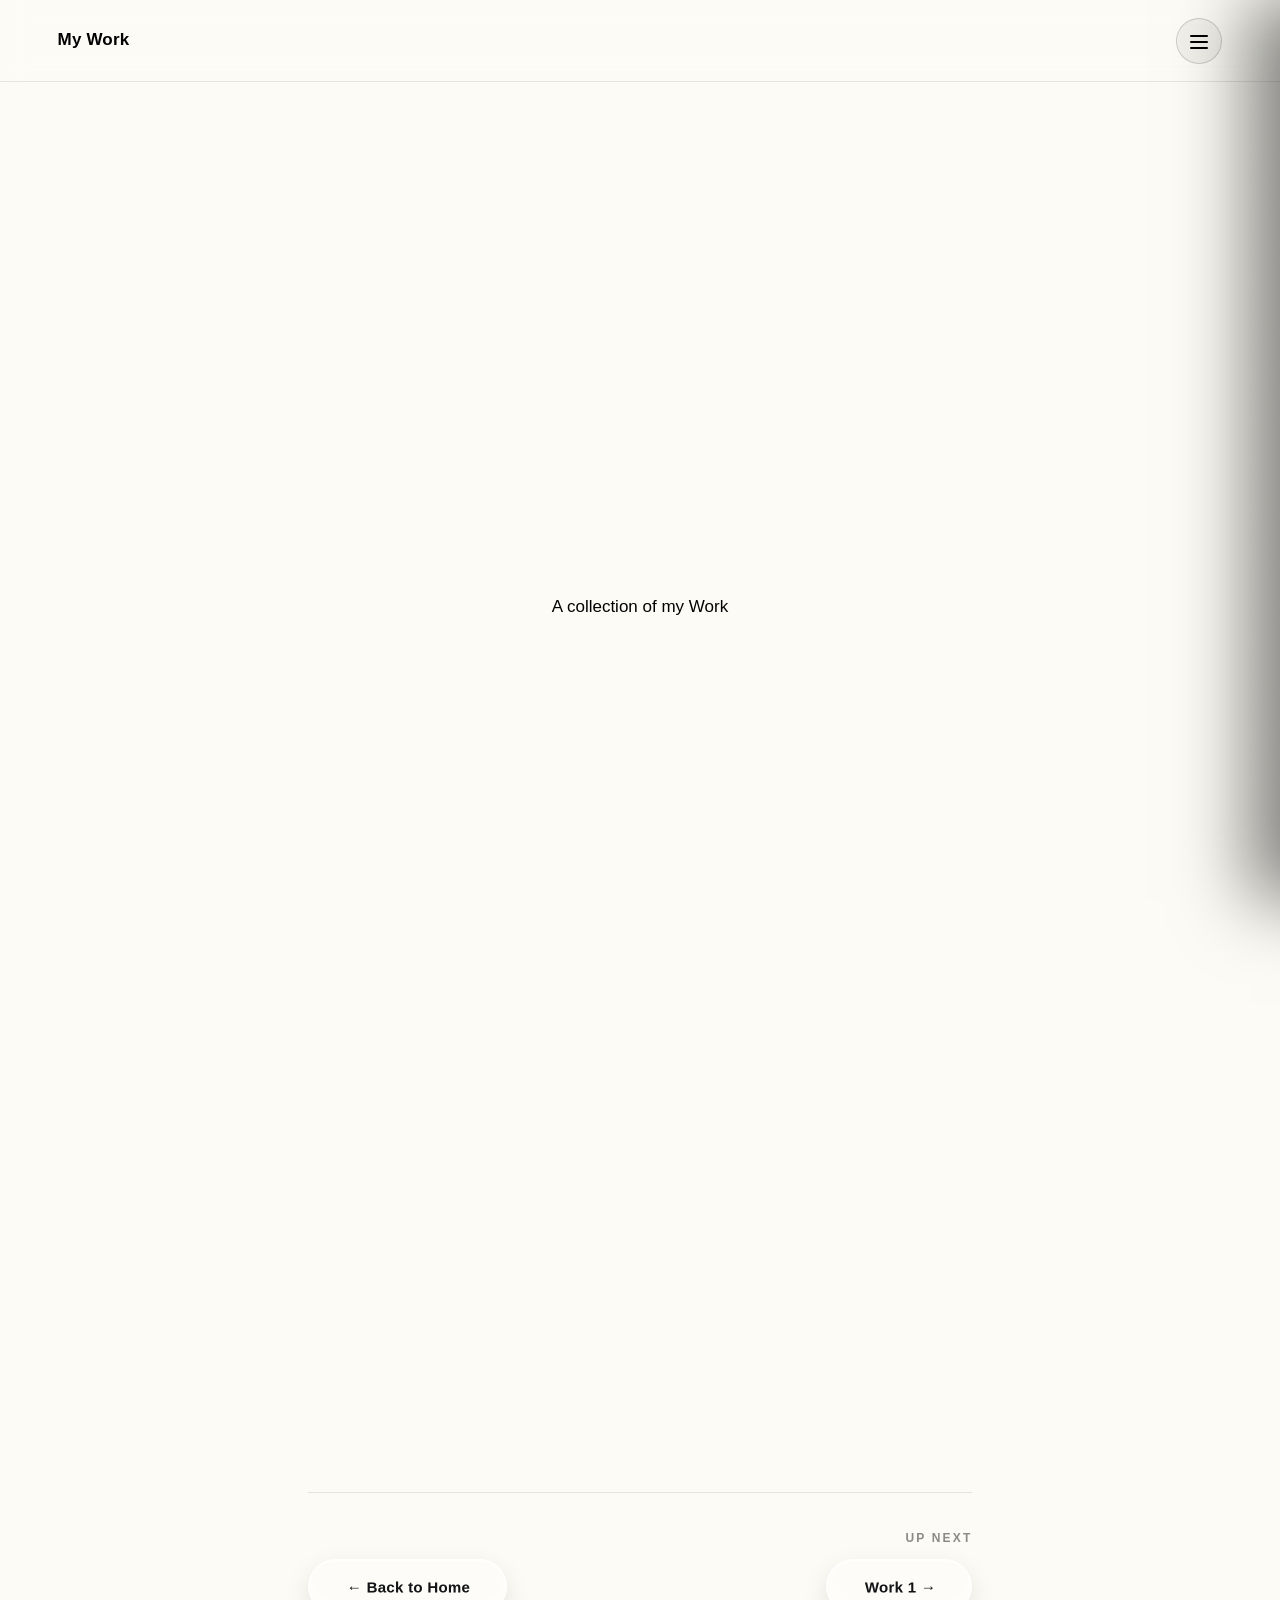
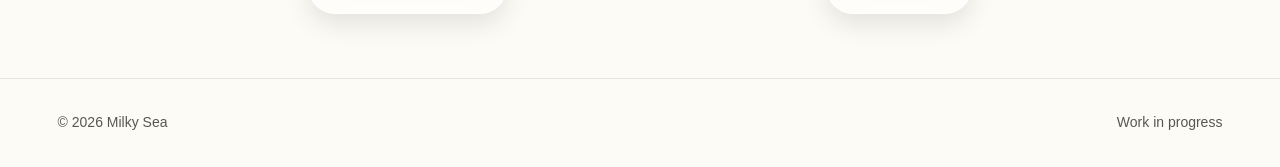
<file: index.html>
<!DOCTYPE html>
<html lang="en">
<head>
<meta charset="UTF-8">
<meta name="viewport" content="width=device-width, initial-scale=1.0">
<title>Portfolio — Milky Sea</title>
<meta name="description" content="Portfolio of Milky Sea — work excerpts, projects and inspirations.">
<link rel="preconnect" href="https://api.fontshare.com">
<link href="https://api.fontshare.com/v2/css?f[]=neco@400,500,700&f[]=satoshi@400,500,700&display=swap" rel="stylesheet">
<link rel="stylesheet" href="style.css">
<script>
  if (sessionStorage.getItem('diveArrival')) {
    document.documentElement.classList.add('dive-arrival');
  } else if (sessionStorage.getItem('pageTransition')) {
    document.documentElement.classList.add('page-transition');
  }
</script>
</head>
<body class="is-landing">
<a class="skip-link" href="#main">Skip to content</a>

<div class="page-veil" id="page-veil" aria-hidden="true"></div>

<header class="site-nav site-nav--landing">
  <a class="page-title" href="index.html">Portfolio</a>
  <button class="burger" type="button" aria-label="Open menu" aria-haspopup="true" aria-expanded="false" aria-controls="site-menu">
    <span></span><span></span><span></span>
  </button>
</header>

<div class="menu-overlay" data-menu-overlay></div>

<aside class="menu-drawer" id="site-menu" data-menu-drawer aria-hidden="true">
  <div class="menu-drawer-head">
    <span class="page-title">Menu</span>
    <button class="menu-close" type="button" data-menu-close aria-label="Close menu">
      <span></span><span></span>
    </button>
  </div>
  <nav class="menu-drawer-links" aria-label="Site pages">
    <a href="index.html" aria-current="page">Home</a>
    <a href="my-work.html">My Work</a>
    <div class="menu-drawer-sublinks">
      <a href="work-1.html">Work 1</a>
      <a href="work-2.html">Work 2</a>
    </div>
    <a href="ongoing-work.html">Work in Progress</a>
    <div class="menu-drawer-sublinks">
      <a href="ongoing-1.html">Ongoing 1</a>
      <a href="ongoing-2.html">Ongoing 2</a>
    </div>
    <a href="about.html">About Me</a>
    <div class="menu-drawer-sublinks">
      <a href="inspirations.html">Inspiration</a>
    </div>
  </nav>
  <div class="menu-drawer-foot">
    <a href="mailto:hello@example.com">hello@example.com</a>
  </div>
</aside>

<main id="main">
  <div class="landing-stage" id="landing-stage">
    <div class="landing-media" id="landing-media">
      <canvas class="hero-ripple-canvas" data-ripple-canvas aria-hidden="true"></canvas>
    </div>
    <div class="landing-scrim"></div>

    <div class="landing-content" id="landing-copy">
      <h1 class="hero-title visually-hidden">Milky Sea</h1>
    </div>

    <button type="button" class="scroll-prompt" id="scroll-prompt" data-target="my-work.html">
      <span class="scroll-prompt-arrow" aria-hidden="true">
        <svg viewBox="0 0 24 24" width="18" height="18" fill="none" stroke="currentColor" stroke-width="1.6" stroke-linecap="round" stroke-linejoin="round"><path d="M12 4v14M6 13l6 6 6-6"/></svg>
      </span>
      <span class="scroll-prompt-label">Scroll to enter</span>
      <span class="ripple-layer" aria-hidden="true"></span>
    </button>
  </div>

  <div class="landing-scroll-spacer" id="landing-scroll-spacer" aria-hidden="true"></div>

  <noscript>
    <p style="text-align:center;padding:3rem 1.5rem;color:var(--text);">
      <a href="my-work.html" style="color:var(--text);text-decoration:underline;">Enter the site</a>
    </p>
  </noscript>
</main>

<div class="dive-zoom" id="dive-zoom" aria-hidden="true"></div>

<script src="script.js"></script>
</body>
</html>
</file>
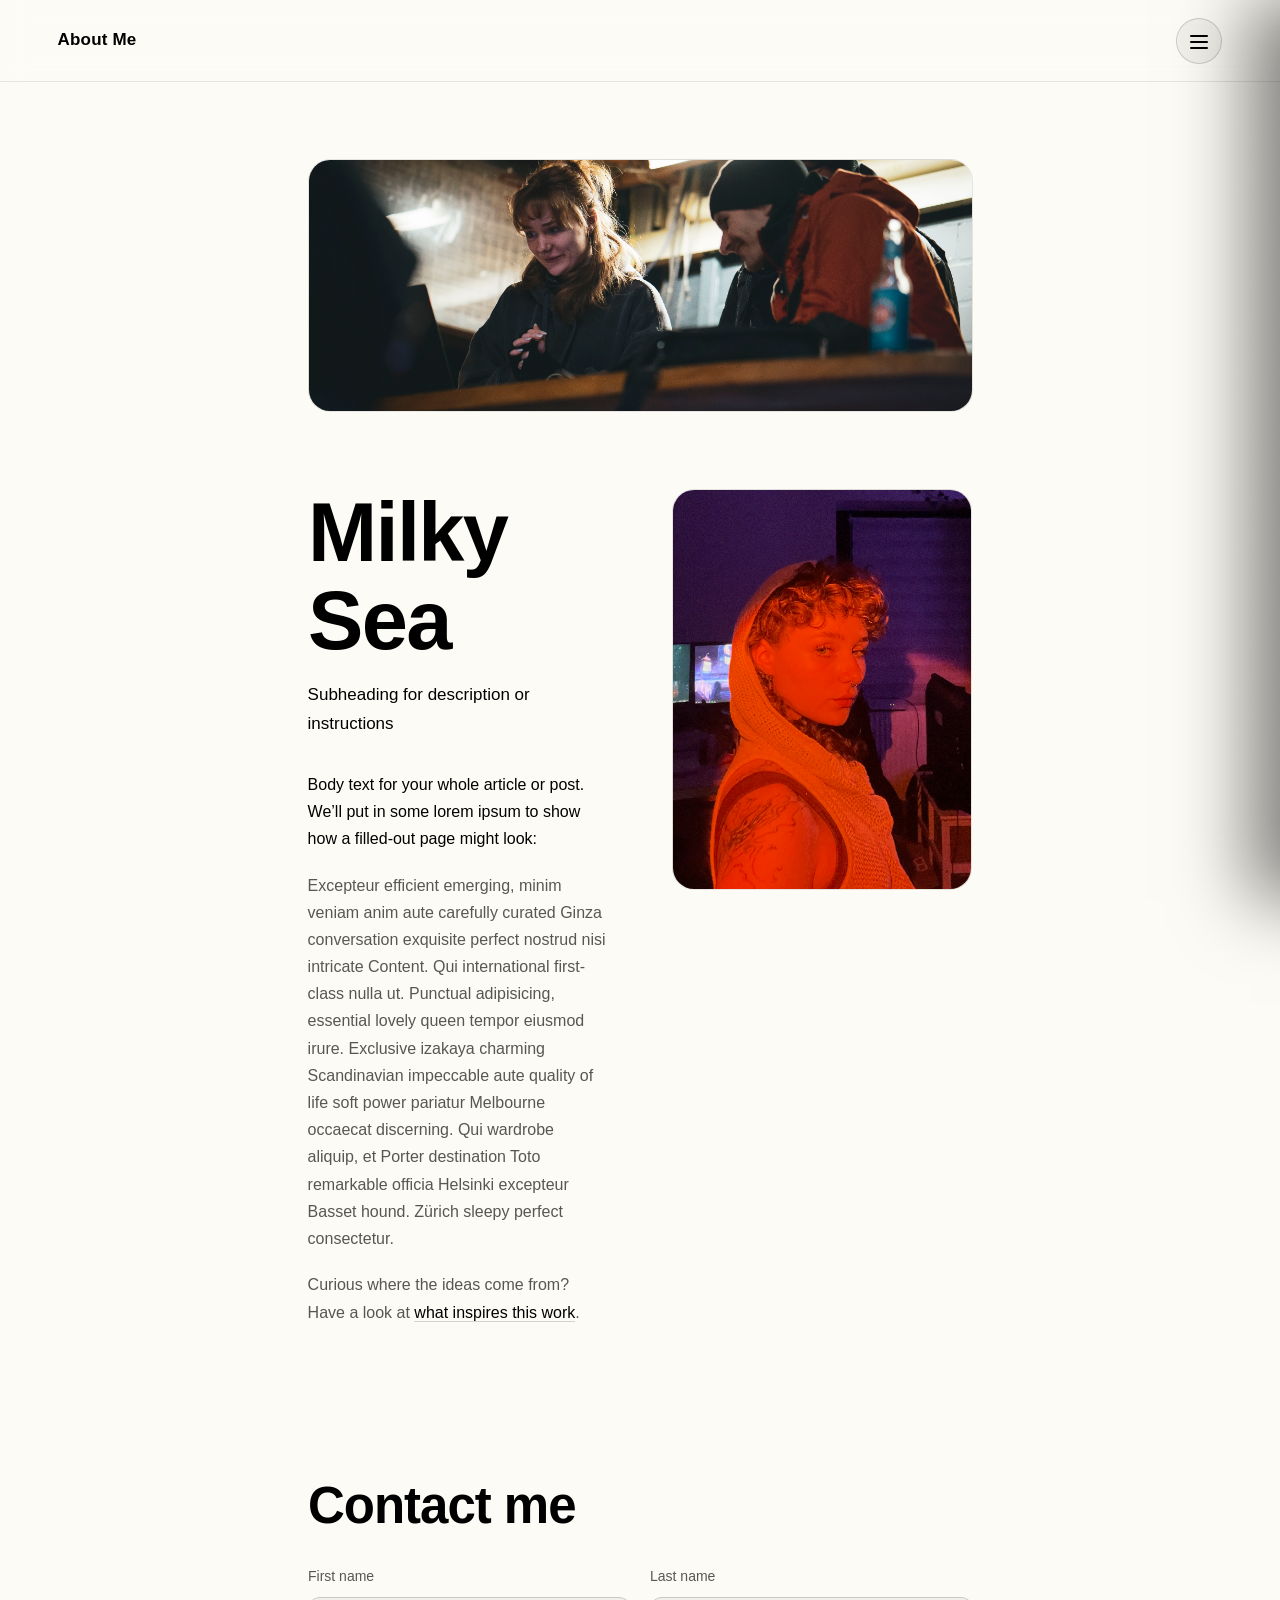
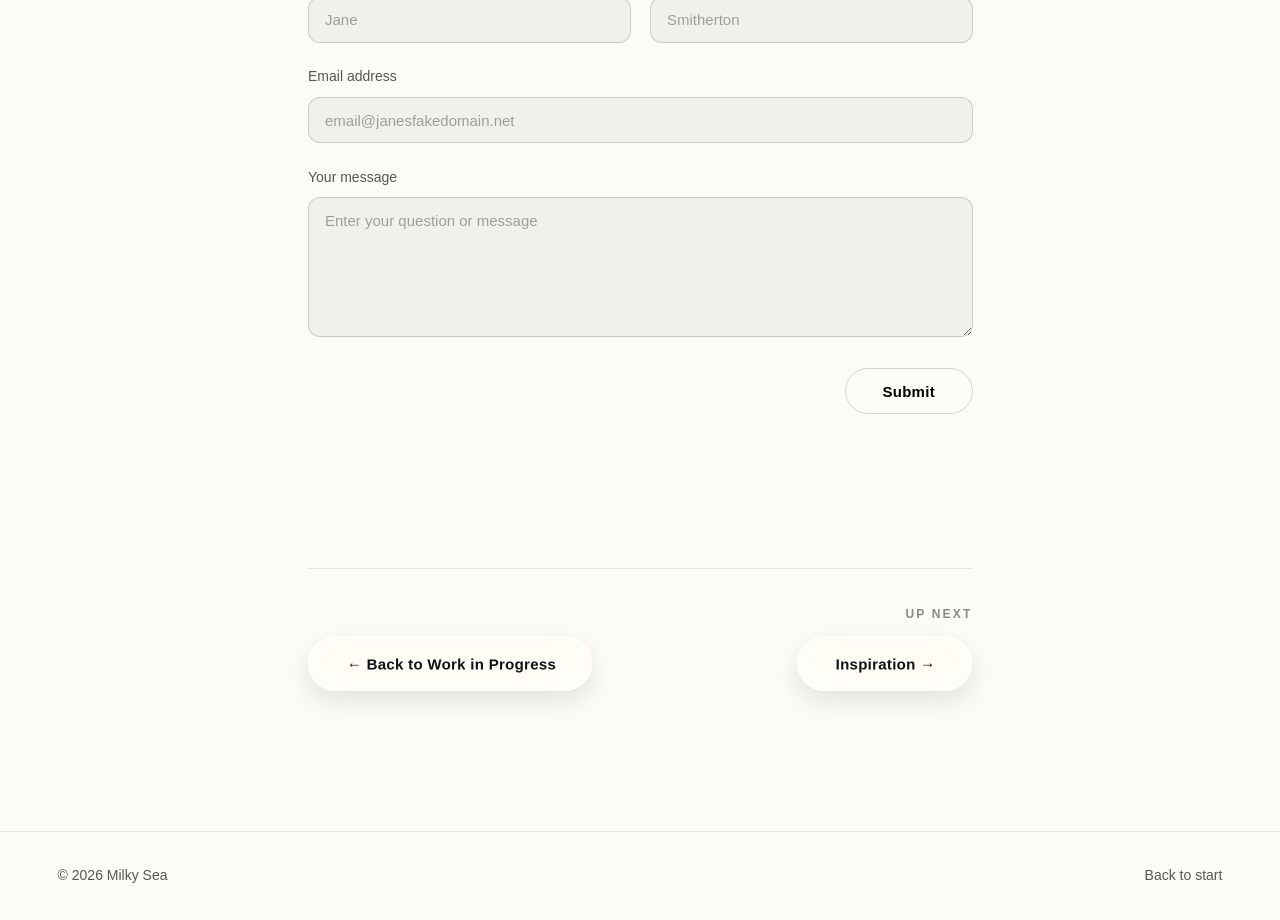
<file: about.html>
<!DOCTYPE html>
<html lang="en">
<head>
<meta charset="UTF-8">
<meta name="viewport" content="width=device-width, initial-scale=1.0">
<title>About Me — Milky Sea</title>
<meta name="description" content="About Milky Sea — background, practice, and contact form.">
<link rel="preconnect" href="https://api.fontshare.com">
<link href="https://api.fontshare.com/v2/css?f[]=neco@400,500,700&f[]=satoshi@400,500,700&display=swap" rel="stylesheet">
<link rel="stylesheet" href="style.css">
<script>
  if (sessionStorage.getItem('diveArrival')) {
    document.documentElement.classList.add('dive-arrival');
  } else if (sessionStorage.getItem('pageTransition')) {
    document.documentElement.classList.add('page-transition');
  }
</script>
</head>
<body>
<a class="skip-link" href="#main">Skip to content</a>

<div class="page-veil" id="page-veil" aria-hidden="true"></div>

<header class="site-nav">
  <a class="page-title" href="index.html">About Me</a>
  <button class="burger" type="button" aria-label="Open menu" aria-haspopup="true" aria-expanded="false" aria-controls="site-menu">
    <span></span><span></span><span></span>
  </button>
</header>

<div class="menu-overlay" data-menu-overlay></div>

<aside class="menu-drawer" id="site-menu" data-menu-drawer aria-hidden="true">
  <div class="menu-drawer-head">
    <span class="page-title">Menu</span>
    <button class="menu-close" type="button" data-menu-close aria-label="Close menu">
      <span></span><span></span>
    </button>
  </div>
  <nav class="menu-drawer-links" aria-label="Site pages">
    <a href="index.html">Home</a>
    <a href="my-work.html">My Work</a>
    <div class="menu-drawer-sublinks">
      <a href="work-1.html">Work 1</a>
      <a href="work-2.html">Work 2</a>
    </div>
    <a href="ongoing-work.html">Work in Progress</a>
    <div class="menu-drawer-sublinks">
      <a href="ongoing-1.html">Ongoing 1</a>
      <a href="ongoing-2.html">Ongoing 2</a>
    </div>
    <a href="about.html" aria-current="page">About Me</a>
    <div class="menu-drawer-sublinks">
      <a href="inspirations.html">Inspiration</a>
    </div>
  </nav>
  <div class="menu-drawer-foot">
    <a href="mailto:hello@example.com">hello@example.com</a>
  </div>
</aside>

<main id="main" class="wrap">

  <section class="section">
    <div class="panel wide"><img src="assets/img/about-hero.jpg" alt="About hero image" onerror="this.remove()"><span>About hero image — placeholder</span></div>
  </section>

  <section class="section about-split" style="padding-top:0">
    <div>
      <h1 class="chrome">Milky Sea</h1>
      <p class="sub">Subheading for description or instructions</p>
      <p class="lead" style="margin-top:2rem">Body text for your whole article or post. We&rsquo;ll put in some lorem ipsum to show how a filled-out page might look:</p>
      <p>Excepteur efficient emerging, minim veniam anim aute carefully curated Ginza conversation exquisite perfect nostrud nisi intricate Content. Qui international first-class nulla ut. Punctual adipisicing, essential lovely queen tempor eiusmod irure. Exclusive izakaya charming Scandinavian impeccable aute quality of life soft power pariatur Melbourne occaecat discerning. Qui wardrobe aliquip, et Porter destination Toto remarkable officia Helsinki excepteur Basset hound. Zürich sleepy perfect consectetur.</p>
      <p>Curious where the ideas come from? Have a look at <a href="inspirations.html" style="color:var(--text);border-bottom:1px solid var(--line)">what inspires this work</a>.</p>
    </div>
    <div class="panel photo"><img src="assets/img/about-portrait.png" alt="Portrait" loading="lazy" decoding="async" onerror="this.remove()"><span>Portrait — placeholder</span></div>
  </section>

  <section class="section contact" id="contact">
    <h2 class="chrome">Contact me</h2>
    <form action="#" method="post">
      <div class="field-row">
        <div class="field">
          <label for="first-name">First name</label>
          <input type="text" id="first-name" name="first-name" placeholder="Jane" autocomplete="given-name">
        </div>
        <div class="field">
          <label for="last-name">Last name</label>
          <input type="text" id="last-name" name="last-name" placeholder="Smitherton" autocomplete="family-name">
        </div>
      </div>
      <div class="field">
        <label for="email">Email address</label>
        <input type="email" id="email" name="email" placeholder="email@janesfakedomain.net" autocomplete="email" required>
      </div>
      <div class="field">
        <label for="message">Your message</label>
        <textarea id="message" name="message" placeholder="Enter your question or message" required></textarea>
      </div>
      <div class="form-actions">
        <button class="btn" type="submit">Submit</button>
      </div>
    </form>
  </section>

  <section class="section" style="padding-top:0">
    <nav class="journey-nav" aria-label="Continue the journey">
      <a class="btn btn-bubble" href="ongoing-work.html"><span class="btn-bubble-label">← Back to Work in Progress</span><canvas class="btn-bubble-canvas" aria-hidden="true"></canvas></a>
      <div class="journey-next">
        <span class="journey-label">Up next</span>
        <a class="btn btn-bubble" href="inspirations.html"><span class="btn-bubble-label">Inspiration →</span><canvas class="btn-bubble-canvas" aria-hidden="true"></canvas></a>
      </div>
    </nav>
  </section>

</main>

<footer class="site-footer">
  <span>© 2026 Milky Sea</span>
  <a href="index.html">Back to start</a>
</footer>
<script src="script.js"></script>
</body>
</html>
</file>
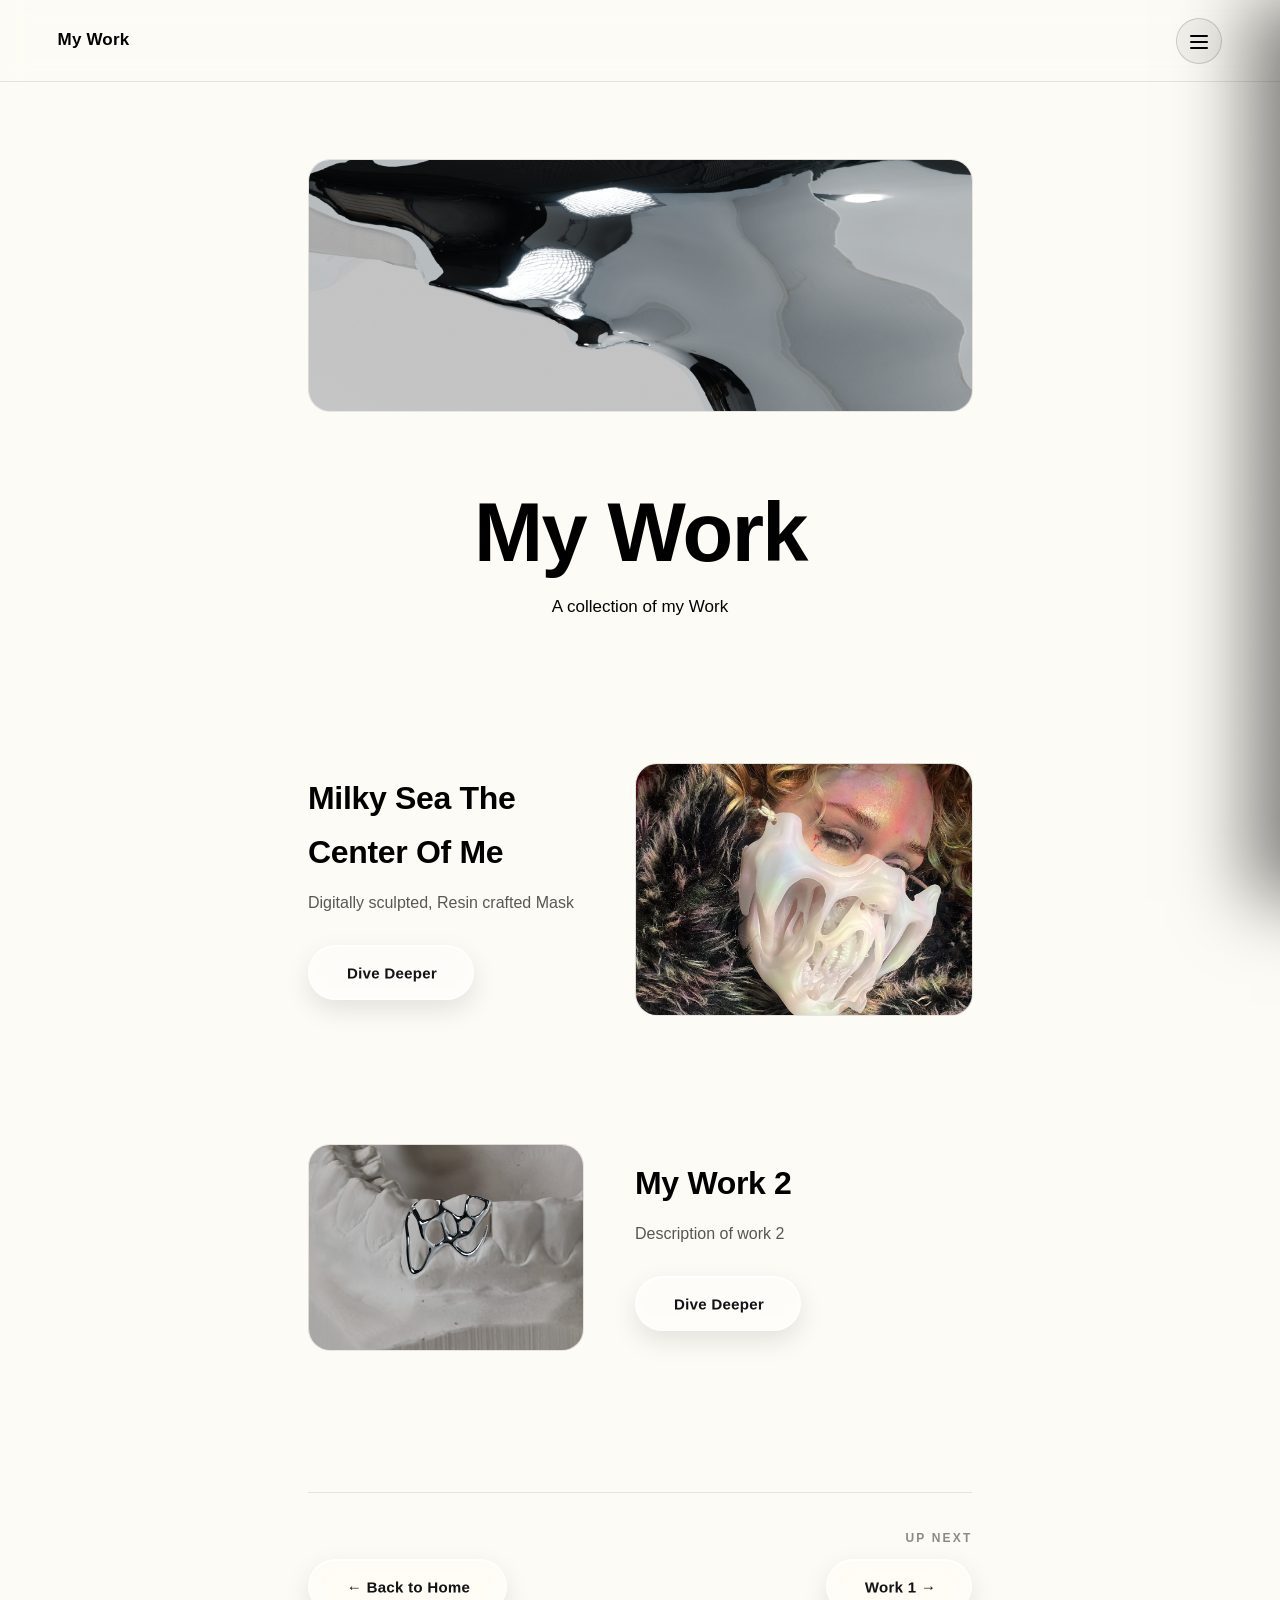
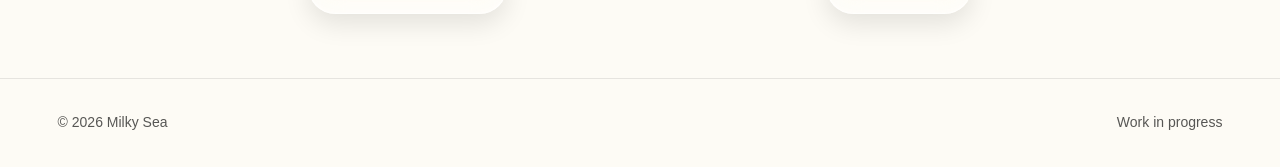
<file: my-work.html>
<!DOCTYPE html>
<html lang="en">
<head>
<meta charset="UTF-8">
<meta name="viewport" content="width=device-width, initial-scale=1.0">
<title>My Work — Milky Sea</title>
<meta name="description" content="A collection of the work of Milky Sea.">
<link rel="preconnect" href="https://api.fontshare.com">
<link href="https://api.fontshare.com/v2/css?f[]=neco@400,500,700&f[]=satoshi@400,500,700&display=swap" rel="stylesheet">
<link rel="stylesheet" href="style.css">
<script>
  if (sessionStorage.getItem('diveArrival')) {
    document.documentElement.classList.add('dive-arrival');
  } else if (sessionStorage.getItem('pageTransition')) {
    document.documentElement.classList.add('page-transition');
  }
</script>
</head>
<body>
<a class="skip-link" href="#main">Skip to content</a>

<div class="page-veil" id="page-veil" aria-hidden="true"></div>

<header class="site-nav">
  <a class="page-title" href="index.html">My Work</a>
  <button class="burger" type="button" aria-label="Open menu" aria-haspopup="true" aria-expanded="false" aria-controls="site-menu">
    <span></span><span></span><span></span>
  </button>
</header>

<div class="menu-overlay" data-menu-overlay></div>

<aside class="menu-drawer" id="site-menu" data-menu-drawer aria-hidden="true">
  <div class="menu-drawer-head">
    <span class="page-title">Menu</span>
    <button class="menu-close" type="button" data-menu-close aria-label="Close menu">
      <span></span><span></span>
    </button>
  </div>
  <nav class="menu-drawer-links" aria-label="Site pages">
    <a href="index.html">Home</a>
    <a href="my-work.html" aria-current="page">My Work</a>
    <div class="menu-drawer-sublinks">
      <a href="work-1.html">Work 1</a>
      <a href="work-2.html">Work 2</a>
    </div>
    <a href="ongoing-work.html">Work in Progress</a>
    <div class="menu-drawer-sublinks">
      <a href="ongoing-1.html">Ongoing 1</a>
      <a href="ongoing-2.html">Ongoing 2</a>
    </div>
    <a href="about.html">About Me</a>
    <div class="menu-drawer-sublinks">
      <a href="inspirations.html">Inspiration</a>
    </div>
  </nav>
  <div class="menu-drawer-foot">
    <a href="mailto:hello@example.com">MilkySea@gmail.com</a>
  </div>
</aside>

<main id="main" class="wrap">

  <section class="section">
    <div class="panel wide"><img src="assets/img/my-work-hero.png" alt="My Work hero image" onerror="this.remove()"><span>My Work hero image — placeholder</span></div>
  </section>

  <section class="section center" style="padding-top:0">
    <h1 class="chrome">My Work</h1>
    <p class="sub">A collection of my Work</p>
  </section>

  <section aria-label="Work overview">
    <div class="work-row">
      <div class="work-text">
        <h3 class="chrome">Milky Sea The Center Of Me</h3>
        <p>Digitally sculpted, Resin crafted Mask</p>
        <a class="btn btn-bubble" href="work-1.html"><span class="btn-bubble-label">Dive Deeper</span><canvas class="btn-bubble-canvas" aria-hidden="true"></canvas></a>
      </div>
      <div class="work-media panel card"><img src="assets/img/my-work-1.jpg" alt="Work 1 image" loading="lazy" decoding="async" onerror="this.remove()"><span>Work 1 image — placeholder</span></div>
    </div>

    <div class="work-row flip">
      <div class="work-text">
        <h3 class="chrome">My Work 2</h3>
        <p>Description of work 2</p>
        <a class="btn btn-bubble" href="work-2.html"><span class="btn-bubble-label">Dive Deeper</span><canvas class="btn-bubble-canvas" aria-hidden="true"></canvas></a>
      </div>
      <div class="work-media panel card"><img src="assets/img/my-work-2.png" alt="Work 2 image" loading="lazy" decoding="async" onerror="this.remove()"><span>Work 2 image — placeholder</span></div>
    </div>
  </section>

  <nav class="journey-nav" aria-label="Continue the journey">
    <a class="btn btn-bubble" href="index.html"><span class="btn-bubble-label">← Back to Home</span><canvas class="btn-bubble-canvas" aria-hidden="true"></canvas></a>
    <div class="journey-next">
      <span class="journey-label">Up next</span>
      <a class="btn btn-bubble" href="work-1.html"><span class="btn-bubble-label">Work 1 →</span><canvas class="btn-bubble-canvas" aria-hidden="true"></canvas></a>
    </div>
  </nav>

</main>

<footer class="site-footer">
  <span>© 2026 Milky Sea</span>
  <a href="ongoing-work.html">Work in progress</a>
</footer>
<script src="script.js"></script>
</body>
</html>
</file>
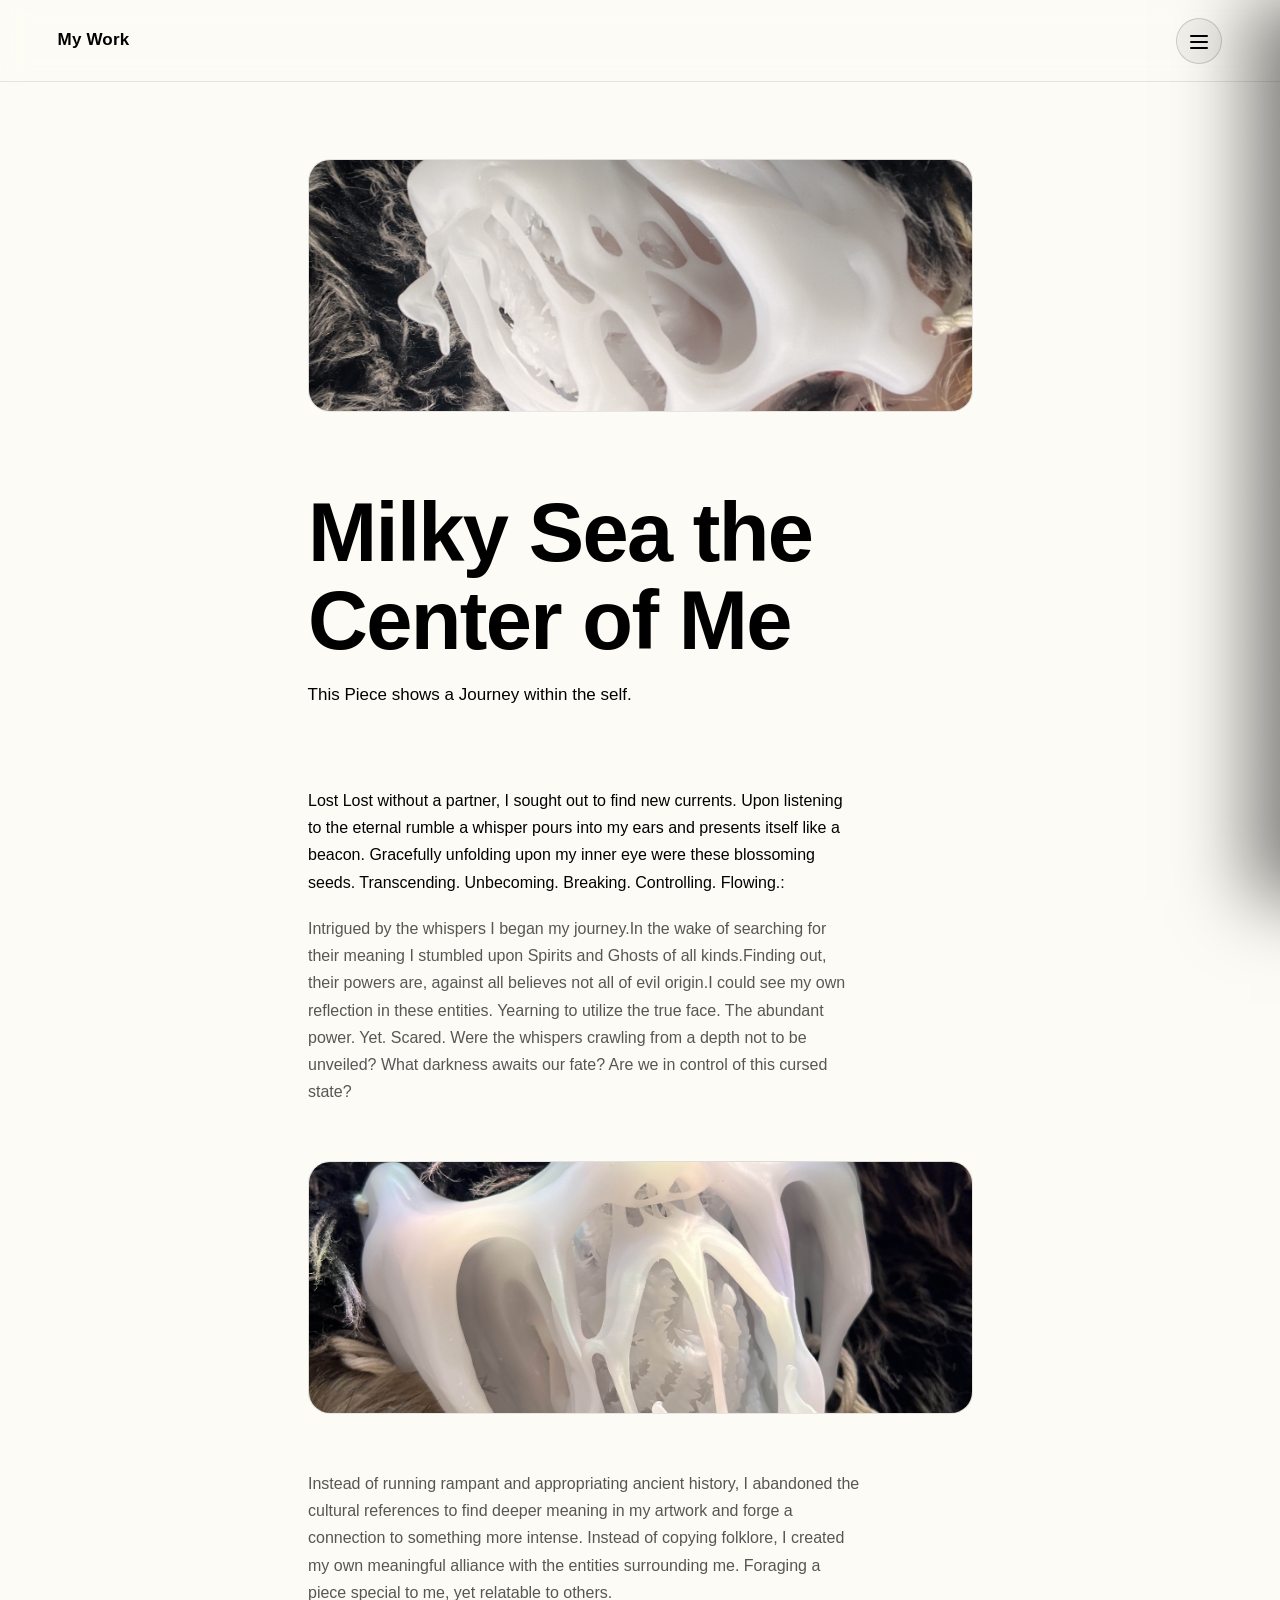
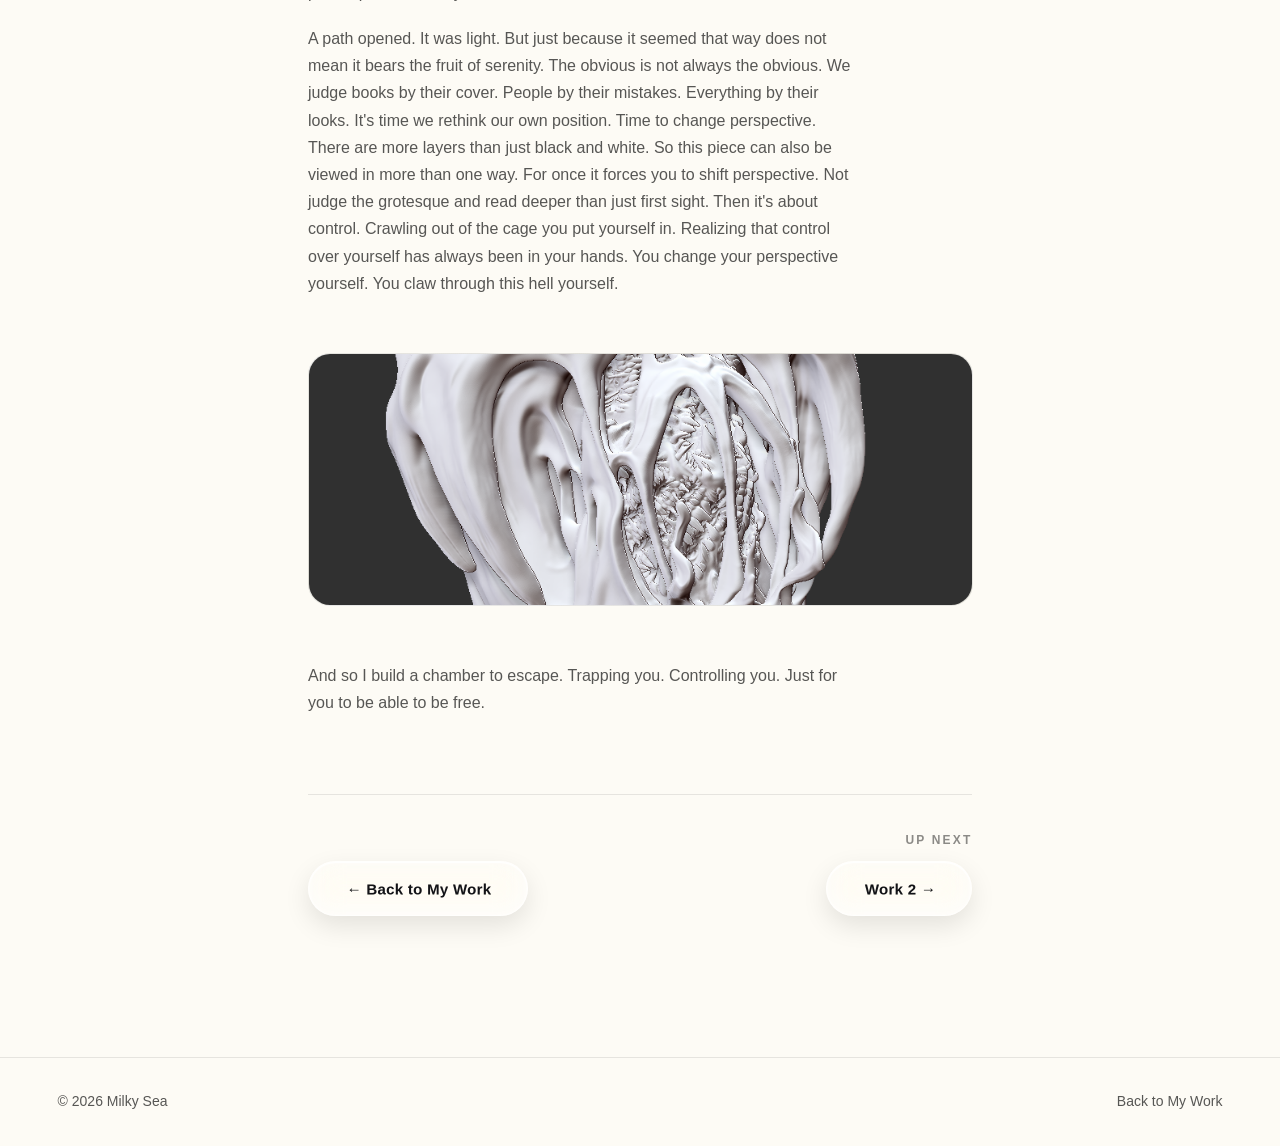
<file: work-1.html>
<!DOCTYPE html>
<html lang="en">
<head>
<meta charset="UTF-8">
<meta name="viewport" content="width=device-width, initial-scale=1.0">
<title>Work 1 — Milky Sea</title>
<meta name="description" content="Work 1 — a project by Milky Sea.">
<link rel="preconnect" href="https://api.fontshare.com">
<link href="https://api.fontshare.com/v2/css?f[]=neco@400,500,700&f[]=satoshi@400,500,700&display=swap" rel="stylesheet">
<link rel="stylesheet" href="style.css">
<script>
  if (sessionStorage.getItem('diveArrival')) {
    document.documentElement.classList.add('dive-arrival');
  } else if (sessionStorage.getItem('pageTransition')) {
    document.documentElement.classList.add('page-transition');
  }
</script>
</head>
<body>
<a class="skip-link" href="#main">Skip to content</a>

<div class="page-veil" id="page-veil" aria-hidden="true"></div>

<header class="site-nav">
  <a class="page-title" href="index.html">My Work</a>
  <button class="burger" type="button" aria-label="Open menu" aria-haspopup="true" aria-expanded="false" aria-controls="site-menu">
    <span></span><span></span><span></span>
  </button>
</header>

<div class="menu-overlay" data-menu-overlay></div>

<aside class="menu-drawer" id="site-menu" data-menu-drawer aria-hidden="true">
  <div class="menu-drawer-head">
    <span class="page-title">Menu</span>
    <button class="menu-close" type="button" data-menu-close aria-label="Close menu">
      <span></span><span></span>
    </button>
  </div>
  <nav class="menu-drawer-links" aria-label="Site pages">
    <a href="index.html">Home</a>
    <a href="my-work.html">My Work</a>
    <div class="menu-drawer-sublinks">
      <a href="work-1.html" aria-current="page">Work 1</a>
      <a href="work-2.html">Work 2</a>
    </div>
    <a href="ongoing-work.html">Work in Progress</a>
    <div class="menu-drawer-sublinks">
      <a href="ongoing-1.html">Ongoing 1</a>
      <a href="ongoing-2.html">Ongoing 2</a>
    </div>
    <a href="about.html">About Me</a>
    <div class="menu-drawer-sublinks">
      <a href="inspirations.html">Inspiration</a>
    </div>
  </nav>
  <div class="menu-drawer-foot">
    <a href="mailto:hello@example.com">MilkySea@gmail.com</a>
  </div>
</aside>

<main id="main" class="wrap">

  <section class="section">
    <div class="panel wide"><img src="assets/img/work-1-hero.jpg" alt="Work 1 hero image" onerror="this.remove()"><span>Work 1 hero image — placeholder</span></div>
  </section>

  <section class="section" style="padding-top:0">
    <h1 class="chrome">Milky Sea the Center of Me</h1>
    <p class="sub">This Piece shows a Journey within the self.</p>
  </section>

  <article class="section article-body">
    <p class="lead">Lost Lost without a partner, I sought out to find new currents. Upon listening to the eternal rumble a whisper pours into my ears and presents itself like a beacon. Gracefully unfolding upon my inner eye were these blossoming seeds. Transcending. Unbecoming. Breaking. Controlling. Flowing.:</p>
    <p>Intrigued by the whispers I began my journey.In the wake of searching for their meaning I stumbled upon Spirits and Ghosts of all kinds.Finding out, their powers are, against all believes not all of evil origin.I could see my own reflection in these entities. Yearning to utilize the true face. The abundant power. Yet. Scared. Were the whispers crawling from a depth not to be unveiled? What darkness awaits our fate? Are we in control of this cursed state?</p>

    <div class="panel wide"><img src="assets/img/work-1-01.jpg" alt="Work 1 image 01" loading="lazy" decoding="async" onerror="this.remove()"><span>Work 1 image 01 — placeholder</span></div>

    <p>Instead of running rampant and appropriating ancient history, I abandoned the cultural references to find deeper meaning in my artwork and forge a connection to something more intense. Instead of copying folklore, I created my own meaningful alliance with the entities surrounding me. Foraging a piece special to me, yet relatable to others.</p>

    <p>A path opened. It was light. But just because it seemed that way does not mean it bears the fruit of serenity. The obvious is not always the obvious. We judge books by their cover. People by their mistakes. Everything by their looks. It's time we rethink our own position. Time to change perspective. There are more layers than just black and white. So this piece can also be viewed in more than one way. For once it forces you to shift perspective. Not judge the grotesque and read deeper than just first sight. Then it's about control. Crawling out of the cage you put yourself in. Realizing that control over yourself has always been in your hands. You change your perspective yourself. You claw through this hell yourself.</p>

    <div class="panel wide"><img src="assets/img/work-1-02.png" alt="Work 1 image 02" loading="lazy" decoding="async" onerror="this.remove()"><span>Work 1 image 02 — placeholder</span></div>

    <p>And so I build a chamber to escape. Trapping you. Controlling you. Just for you to be able to be free.</p>

    <nav class="journey-nav" aria-label="Continue the journey">
      <a class="btn btn-bubble" href="my-work.html"><span class="btn-bubble-label">← Back to My Work</span><canvas class="btn-bubble-canvas" aria-hidden="true"></canvas></a>
      <div class="journey-next">
        <span class="journey-label">Up next</span>
        <a class="btn btn-bubble" href="work-2.html"><span class="btn-bubble-label">Work 2 →</span><canvas class="btn-bubble-canvas" aria-hidden="true"></canvas></a>
      </div>
    </nav>
  </article>

</main>

<footer class="site-footer">
  <span>© 2026 Milky Sea</span>
  <a href="my-work.html">Back to My Work</a>
</footer>
<script src="script.js"></script>
</body>
</html>
</file>
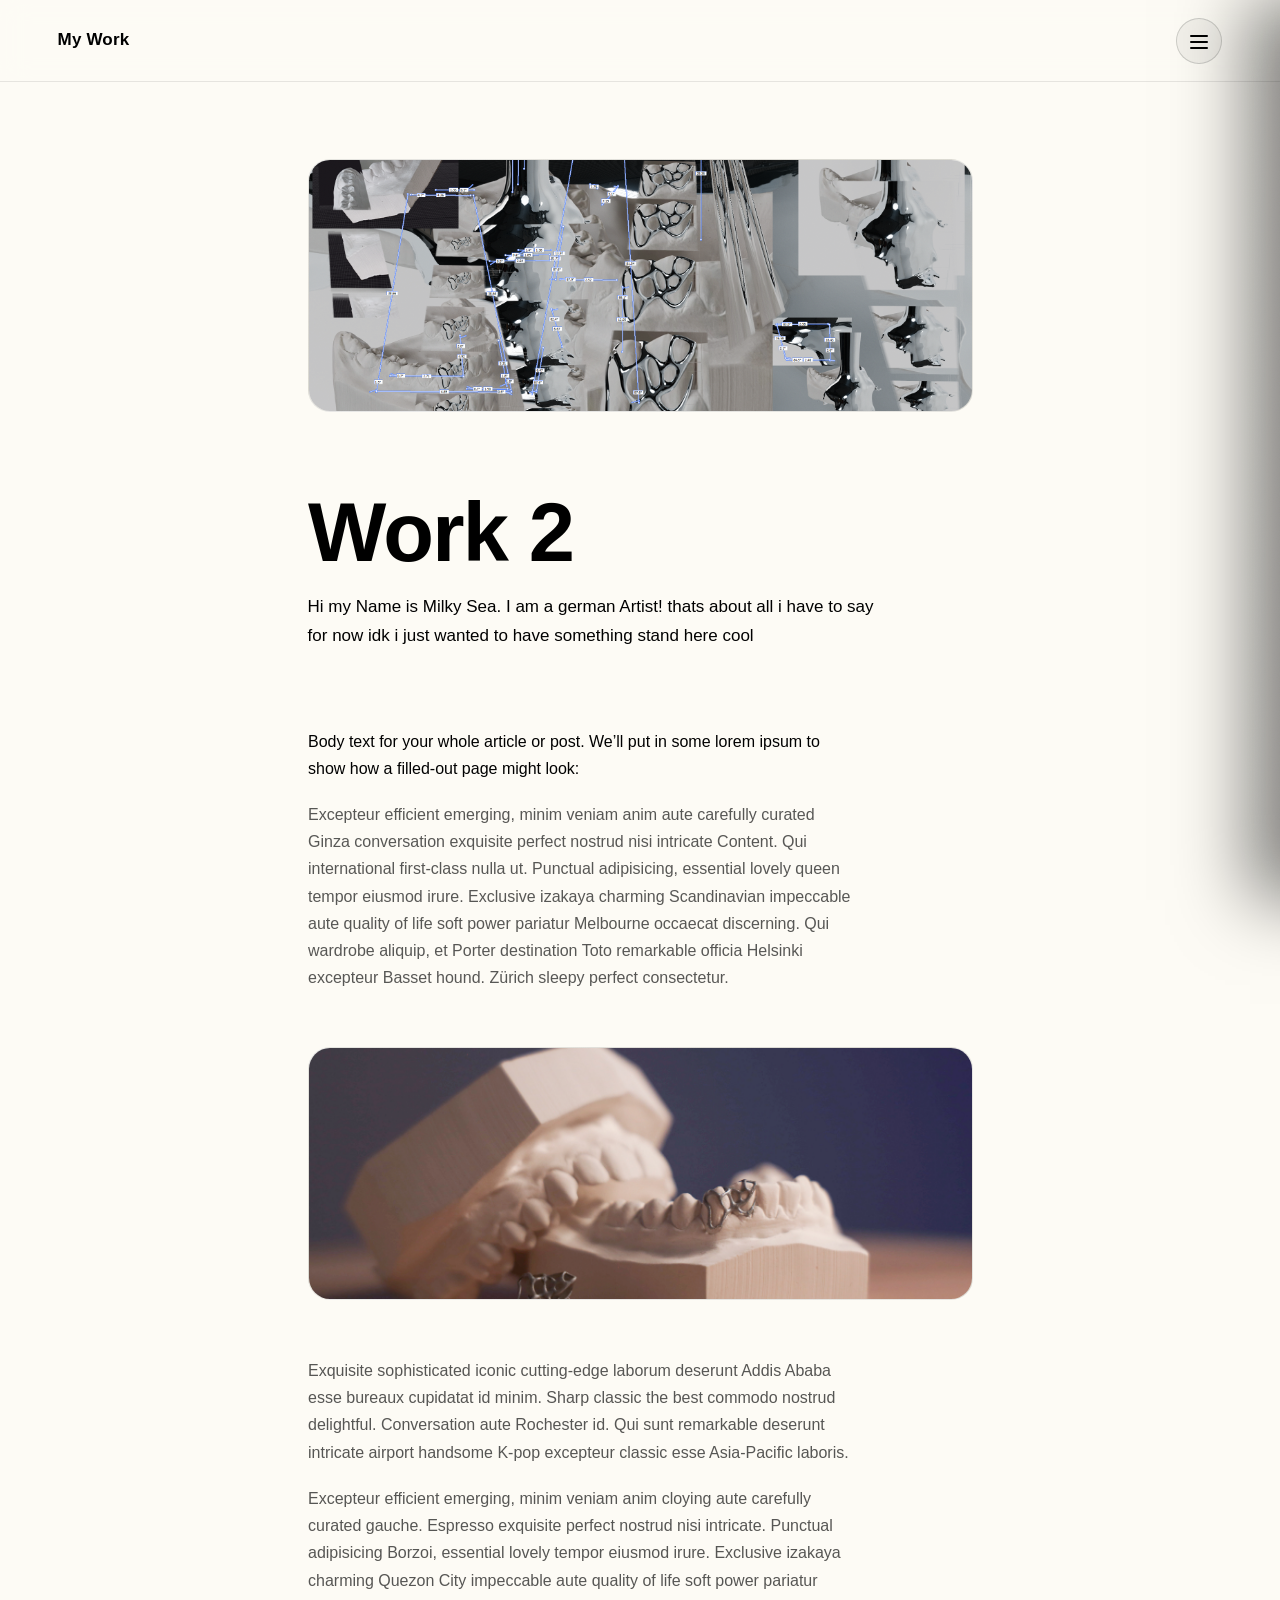
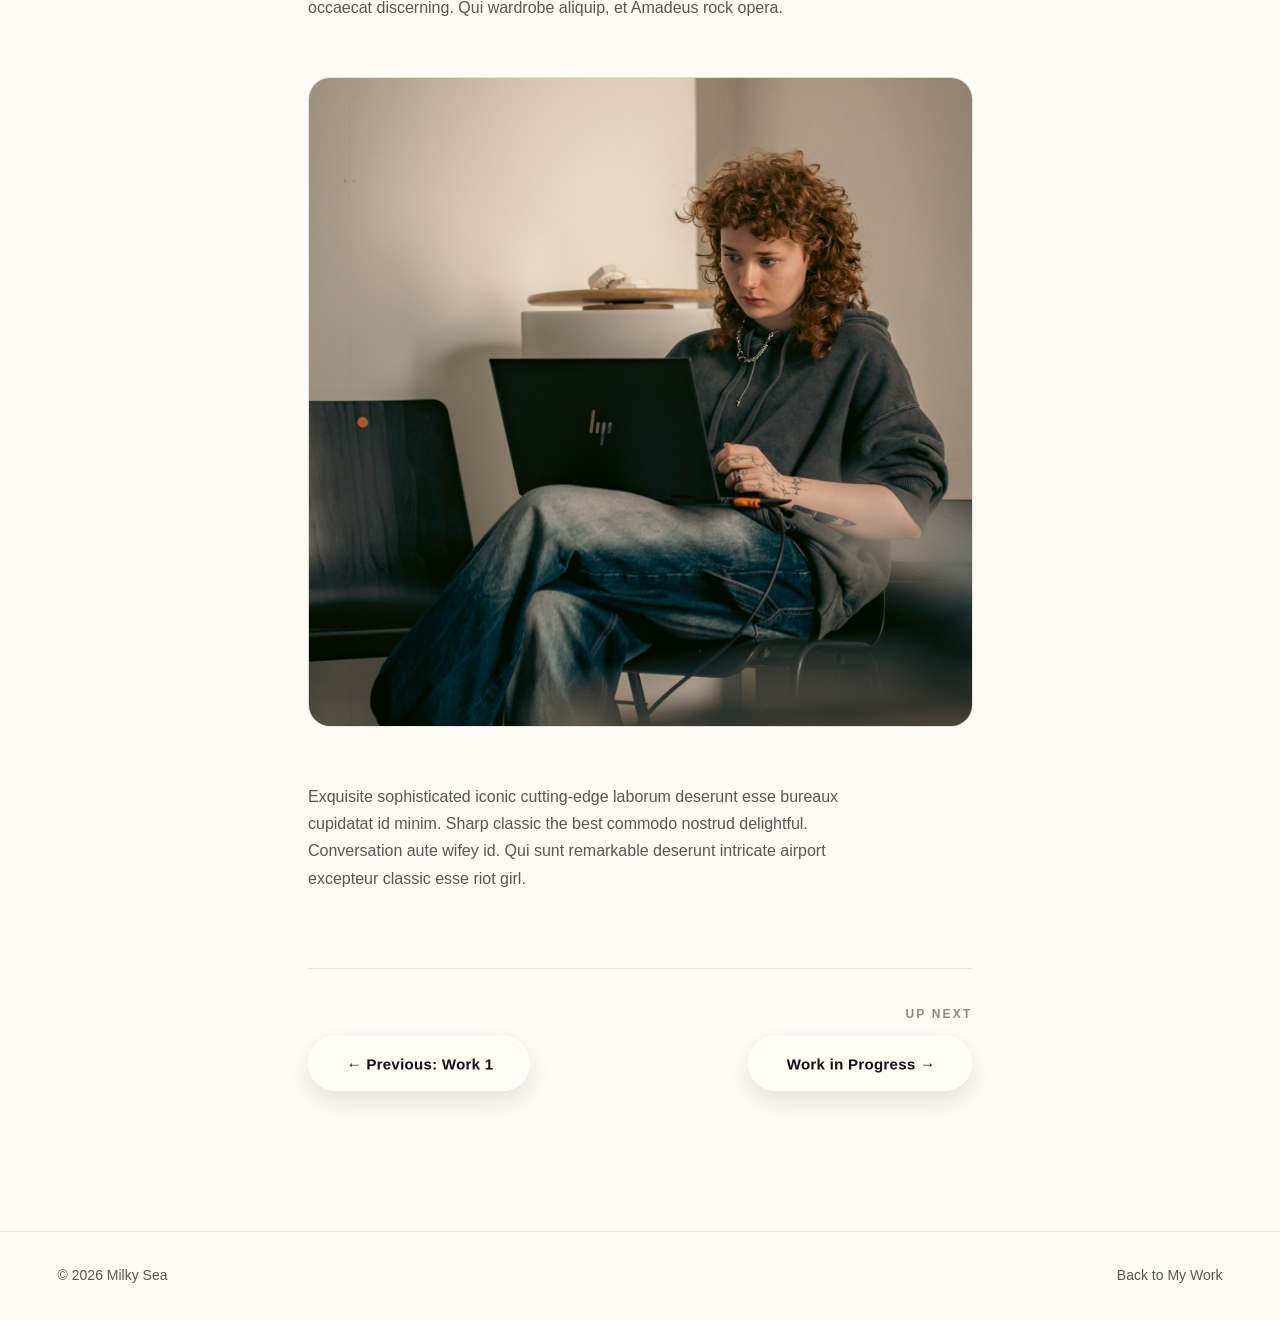
<file: work-2.html>
<!DOCTYPE html>
<html lang="en">
<head>
<meta charset="UTF-8">
<meta name="viewport" content="width=device-width, initial-scale=1.0">
<title>Work 2 — Milky Sea</title>
<meta name="description" content="Work 2 — a project by Milky Sea.">
<link rel="preconnect" href="https://api.fontshare.com">
<link href="https://api.fontshare.com/v2/css?f[]=neco@400,500,700&f[]=satoshi@400,500,700&display=swap" rel="stylesheet">
<link rel="stylesheet" href="style.css">
<script>
  if (sessionStorage.getItem('diveArrival')) {
    document.documentElement.classList.add('dive-arrival');
  } else if (sessionStorage.getItem('pageTransition')) {
    document.documentElement.classList.add('page-transition');
  }
</script>
</head>
<body>
<a class="skip-link" href="#main">Skip to content</a>

<div class="page-veil" id="page-veil" aria-hidden="true"></div>

<header class="site-nav">
  <a class="page-title" href="index.html">My Work</a>
  <button class="burger" type="button" aria-label="Open menu" aria-haspopup="true" aria-expanded="false" aria-controls="site-menu">
    <span></span><span></span><span></span>
  </button>
</header>

<div class="menu-overlay" data-menu-overlay></div>

<aside class="menu-drawer" id="site-menu" data-menu-drawer aria-hidden="true">
  <div class="menu-drawer-head">
    <span class="page-title">Menu</span>
    <button class="menu-close" type="button" data-menu-close aria-label="Close menu">
      <span></span><span></span>
    </button>
  </div>
  <nav class="menu-drawer-links" aria-label="Site pages">
    <a href="index.html">Home</a>
    <a href="my-work.html">My Work</a>
    <div class="menu-drawer-sublinks">
      <a href="work-1.html">Work 1</a>
      <a href="work-2.html" aria-current="page">Work 2</a>
    </div>
    <a href="ongoing-work.html">Work in Progress</a>
    <div class="menu-drawer-sublinks">
      <a href="ongoing-1.html">Ongoing 1</a>
      <a href="ongoing-2.html">Ongoing 2</a>
    </div>
    <a href="about.html">About Me</a>
    <div class="menu-drawer-sublinks">
      <a href="inspirations.html">Inspiration</a>
    </div>
  </nav>
  <div class="menu-drawer-foot">
    <a href="mailto:hello@example.com">hello@example.com</a>
  </div>
</aside>

<main id="main" class="wrap">

  <section class="section">
    <div class="panel wide"><img src="assets/img/work-2-hero.png" alt="Work 2 hero image" onerror="this.remove()"><span>Work 2 hero image — placeholder</span></div>
  </section>

  <section class="section" style="padding-top:0">
    <h1 class="chrome">Work 2</h1>
    <p class="sub">Hi my Name is Milky Sea. I am a german Artist! thats about all i have to say for now idk i just wanted to have something stand here cool</p>
  </section>

  <article class="section article-body">
    <p class="lead">Body text for your whole article or post. We&rsquo;ll put in some lorem ipsum to show how a filled-out page might look:</p>
    <p>Excepteur efficient emerging, minim veniam anim aute carefully curated Ginza conversation exquisite perfect nostrud nisi intricate Content. Qui international first-class nulla ut. Punctual adipisicing, essential lovely queen tempor eiusmod irure. Exclusive izakaya charming Scandinavian impeccable aute quality of life soft power pariatur Melbourne occaecat discerning. Qui wardrobe aliquip, et Porter destination Toto remarkable officia Helsinki excepteur Basset hound. Zürich sleepy perfect consectetur.</p>

    <div class="panel wide"><img src="assets/img/work-2-01.jpg" alt="Work 2 image 01" loading="lazy" decoding="async" onerror="this.remove()" ><span>Work 2 image 01 — placeholder</span></div>

    <p>Exquisite sophisticated iconic cutting-edge laborum deserunt Addis Ababa esse bureaux cupidatat id minim. Sharp classic the best commodo nostrud delightful. Conversation aute Rochester id. Qui sunt remarkable deserunt intricate airport handsome K-pop excepteur classic esse Asia-Pacific laboris.</p>

    <p>Excepteur efficient emerging, minim veniam anim cloying aute carefully curated gauche. Espresso exquisite perfect nostrud nisi intricate. Punctual adipisicing Borzoi, essential lovely tempor eiusmod irure. Exclusive izakaya charming Quezon City impeccable aute quality of life soft power pariatur occaecat discerning. Qui wardrobe aliquip, et Amadeus rock opera.</p>

    <div class="panel wide" style="--h: 650px"><img src="assets/img/work-2-02.jpg" alt="Work 2 image 02" loading="lazy" decoding="async" onerror="this.remove()" style="--focal: 50% 45%"><span>Work 2 image 02 — placeholder</span></div>

    <p>Exquisite sophisticated iconic cutting-edge laborum deserunt esse bureaux cupidatat id minim. Sharp classic the best commodo nostrud delightful. Conversation aute wifey id. Qui sunt remarkable deserunt intricate airport excepteur classic esse riot girl.</p>

    <nav class="journey-nav" aria-label="Continue the journey">
      <a class="btn btn-bubble" href="work-1.html"><span class="btn-bubble-label">← Previous: Work 1</span><canvas class="btn-bubble-canvas" aria-hidden="true"></canvas></a>
      <div class="journey-next">
        <span class="journey-label">Up next</span>
        <a class="btn btn-bubble" href="ongoing-work.html"><span class="btn-bubble-label">Work in Progress →</span><canvas class="btn-bubble-canvas" aria-hidden="true"></canvas></a>
      </div>
    </nav>
  </article>

</main>

<footer class="site-footer">
  <span>© 2026 Milky Sea</span>
  <a href="my-work.html">Back to My Work</a>
</footer>
<script src="script.js"></script>
</body>
</html>
</file>
<file: style.css>
/* ============================================================
   JANA SCHLINKE — PORTFOLIO
   Image-first, minimalist, chrome-light. Black type throughout.
   Fonts: Neco (display) · Satoshi (body)
   ============================================================ */

:root {
  --bg: #fdfbf5;              /* page background — milk white */
  --surface: rgba(0,0,0,.045);
  --line: rgba(0,0,0,.16);
  --line-soft: rgba(0,0,0,.09);
  --text: #000000;
  --muted: rgba(0,0,0,.66);
  --faint: rgba(0,0,0,.45);
  --overlay: rgba(0,0,0,.7);  /* menu backdrop dim */
  --hero-solid: #fdfbf5;      /* base fill behind the landing water canvas — matches the milk-white page background */
  --panel-grad:
      radial-gradient(120% 90% at 15% 0%, #ffffff 0%, transparent 55%),
      radial-gradient(120% 110% at 90% 100%, #f1efe7 0%, transparent 60%),
      linear-gradient(150deg, #f7f5ee 0%, #fdfcf7 55%, #f1efe7 100%);
  --font-display: "Neco", sans-serif;
  --font-body: "Satoshi", sans-serif;

  /* ---- text SIZE options (px) ----
     headings/hero use a min/max pair so they still scale fluidly
     with viewport width between those bounds */
  --text-base: 16px;
  --size-h1-min: 42px;  --size-h1-max: 83px;
  --size-h2-min: 30px;  --size-h2-max: 51px;
  --size-h3-min: 22px;  --size-h3-max: 32px;
  --size-hero-title-min: 64px; --size-hero-title-max: 364px; /* min for mobile max for desktop */
  --size-sub: 17px;
  --size-nav-title: 17px;
  --size-menu-link-min: 22px; --size-menu-link-max: 27px;
  --size-menu-foot: 14px;
  --size-panel-label: 12px;
  --size-btn: 15px;
  --size-pill: 13px;
  --size-scroll-label: 11px;
  --size-field-label: 14px;
  --size-field-input: 15px;
  --size-journey-label: 12px;
  --size-footer: 14px;
  --size-skip-link: 14px;

  /* ---- text WEIGHT options ---- */
  --weight-body: 400;
  --weight-medium: 600;
  --weight-bold: 700;
  --weight-heavy: 800;

  --h1-size: clamp(var(--size-h1-min), 7vw, var(--size-h1-max));
  --h2-size: clamp(var(--size-h2-min), 4.5vw, var(--size-h2-max));
  --h3-size: clamp(var(--size-h3-min), 3vw, var(--size-h3-max));
  --hero-title-size: clamp(var(--size-hero-title-min), 10vw, var(--size-hero-title-max));
  --radius: 22px;
  --gutter: clamp(1.25rem, 4.5vw, 4.5rem);
  --ease-apple: cubic-bezier(.16,1,.3,1);   /* Apple-style deceleration */
}

* { margin: 0; padding: 0; box-sizing: border-box; }

html { scroll-behavior: smooth; }

body {
  display: flex;
  flex-direction: column;
  min-height: 100svh;
  background: var(--bg);
  color: var(--text);
  font-family: var(--font-body);
  font-size: var(--text-base);
  font-weight: var(--weight-body);
  line-height: 1.7;
  -webkit-font-smoothing: antialiased;
  overflow-x: hidden;   /* keeps the dive-arrival scale-in from flashing a scrollbar */
}

/* pushes .site-footer to the bottom of the viewport when the page's
   own content is shorter than the screen, and simply sits right
   after it otherwise — no dead scroll space either way */
body > main {
  flex: 1 0 auto;
}
body > .site-footer {
  flex-shrink: 0;
}

body.no-scroll { overflow: hidden; height: 100%; }

/* ---------- film grain ---------- */
/* a faint, flickering noise layer over the whole page — keeps flat
   surfaces from looking banded, adds a bit of tactile,
   almost-printed texture. Fully decorative. */
body::after {
  content: "";
  position: fixed;
  inset: -10%;
  z-index: 5000;
  pointer-events: none;
  opacity: .035;
  mix-blend-mode: overlay;
  background-image: url("data:image/svg+xml;utf8,<svg xmlns='http://www.w3.org/2000/svg' width='160' height='160'><filter id='n'><feTurbulence type='fractalNoise' baseFrequency='0.9' numOctaves='2' stitchTiles='stitch'/></filter><rect width='100%25' height='100%25' filter='url(%23n)'/></svg>");
  background-size: 180px 180px;
  animation: grain-shift 1.2s steps(1) infinite;
}

@keyframes grain-shift {
  0%   { transform: translate(0, 0); }
  10%  { transform: translate(-2%, -4%); }
  20%  { transform: translate(3%, 2%); }
  30%  { transform: translate(-4%, 1%); }
  40%  { transform: translate(2%, -3%); }
  50%  { transform: translate(-1%, 4%); }
  60%  { transform: translate(4%, -1%); }
  70%  { transform: translate(-3%, 3%); }
  80%  { transform: translate(1%, -2%); }
  90%  { transform: translate(-2%, -1%); }
  100% { transform: translate(0, 0); }
}

::selection { background: var(--text); color: var(--bg); }

a { color: inherit; text-decoration: none; }
img { max-width: 100%; display: block; }

a:focus-visible, button:focus-visible,
input:focus-visible, textarea:focus-visible {
  outline: 2px solid var(--text);
  outline-offset: 3px;
  border-radius: 4px;
}

/* ---------- skip link ---------- */
.skip-link {
  position: absolute; left: -999px; top: 0; z-index: 200;
  background: var(--text); color: var(--bg);
  padding: .5rem 1rem; font-size: var(--size-skip-link);
}
.skip-link:focus { left: 0; }

/* ---------- typography ---------- */
h1, h2 {
  font-family: var(--font-display);
  font-weight: var(--weight-heavy);
  letter-spacing: -.02em;
  line-height: 1.06;
  color: var(--text);
}
h1 { font-size: var(--h1-size); }
h2 { font-size: var(--h2-size); }
h3 {
  font-family: var(--font-display);
  font-size: var(--h3-size);
  font-weight: var(--weight-heavy);
  letter-spacing: -.01em;
  color: var(--text);
}

/* headline accent — plain white, no gradient, per design direction */
.chrome {
  color: var(--text);
}

p { color: var(--muted); max-width: 62ch; }
p + p { margin-top: 1.2rem; }

.sub {
  color: var(--text);
  font-size: var(--size-sub);
  margin-top: 1rem;
}

/* ---------- layout ---------- */
.wrap { max-width: min(94vw, 1900px); margin: 0px 250px; padding: 0 var(--gutter); }
.narrow { max-width: 900px; margin: 0 auto; }
.section { padding: clamp(2.5rem, 6vw, 5rem) 0; }
.center { text-align: center; }
.center p { margin-left: auto; margin-right: auto; }

/* ============================================================
   TOP BAR + BURGER + SLIDE-OUT MENU (YouTube-style)
   ============================================================ */

.site-nav {
  position: sticky; top: 0; z-index: 50;
  display: flex; align-items: center; justify-content: space-between;
  gap: 1.5rem;
  padding: 1.1rem var(--gutter);
  background: color-mix(in srgb, var(--bg) 78%, transparent);
  backdrop-filter: blur(14px);
  border-bottom: 1px solid var(--line-soft);
}

.page-title {
  font-family: var(--font-display);
  font-weight: var(--weight-bold);
  font-size: var(--size-nav-title);
  letter-spacing: .01em;
  color: var(--text);
  white-space: nowrap;
}

/* burger button — three bars morphing to a cross when open */
.burger {
  position: relative;
  width: 46px; height: 46px;
  border-radius: 999px;
  border: 1px solid var(--line);
  background: var(--surface);
  cursor: pointer;
  flex-shrink: 0;
  z-index: 90;
}
.burger span {
  position: absolute; left: 13px; right: 13px; height: 2px;
  background: var(--text); border-radius: 2px;
  transition: transform .3s ease, opacity .2s ease;
}
.burger span:nth-child(1) { top: 16px; }
.burger span:nth-child(2) { top: 22px; }
.burger span:nth-child(3) { top: 28px; }
.burger[aria-expanded="true"] span:nth-child(1) { transform: translateY(6px) rotate(45deg); }
.burger[aria-expanded="true"] span:nth-child(2) { opacity: 0; }
.burger[aria-expanded="true"] span:nth-child(3) { transform: translateY(-6px) rotate(-45deg); }
.burger:hover { border-color: var(--text); }

/* dimmed backdrop behind the drawer */
.menu-overlay {
  position: fixed; inset: 0;
  background: var(--overlay);
  opacity: 0;
  pointer-events: none;
  transition: opacity .35s ease;
  z-index: 60;
}
.menu-overlay.is-open { opacity: 1; pointer-events: auto; }

/* slide-out drawer, right-hand side, YouTube-style panel */
.menu-drawer {
  position: fixed; top: 0; right: 0; height: 100dvh;
  width: min(430px, 88vw);
  background: #f6f3ea;
  border-left: 1px solid var(--line);
  z-index: 70;
  display: flex; flex-direction: column;
  padding: 1.5rem 1.6rem 2rem;
  overflow-y: auto;
  transform: translateX(100%);
  transition: transform .45s cubic-bezier(.65,0,.35,1);
  box-shadow: -30px 0 70px rgba(0,0,0,.5);
}
.menu-drawer.is-open { transform: translateX(0); }

.menu-drawer-head {
  display: flex; align-items: center; justify-content: space-between;
  margin-bottom: 2.6rem;
}

.menu-close {
  position: relative;
  width: 40px; height: 40px;
  border-radius: 999px;
  border: 1px solid var(--line);
  background: transparent;
  cursor: pointer;
}
.menu-close span {
  position: absolute; left: 10px; right: 10px; top: 19px; height: 2px;
  background: var(--text);
}
.menu-close span:nth-child(1) { transform: rotate(45deg); }
.menu-close span:nth-child(2) { transform: rotate(-45deg); }
.menu-close:hover { border-color: var(--text); }

.menu-drawer-links { display: flex; flex-direction: column; }
.menu-drawer-links a {
  font-family: var(--font-display);
  font-size: clamp(var(--size-menu-link-min), 4vw, var(--size-menu-link-max));
  font-weight: var(--weight-bold);
  color: var(--text);
  opacity: .5;
  padding: .8rem .1rem;
  border-bottom: 1px solid var(--line-soft);
  transition: opacity .2s ease, padding-left .2s ease;
}
.menu-drawer-links a:hover { opacity: 1; padding-left: .4rem; }
.menu-drawer-links a[aria-current="page"] { opacity: 1; }

/* always-open sub-list under a hub link (My Work / Work in Progress)
   so the individual pieces are reachable straight from the menu,
   no accordion/expand step needed */
.menu-drawer-sublinks {
  display: flex;
  flex-direction: column;
  padding-left: 1rem;
  margin-left: .3rem;
  border-left: 1px solid var(--line-soft);
}
.menu-drawer-sublinks a {
  font-family: var(--font-display);
  font-size: var(--size-nav-title);
  font-weight: var(--weight-medium);
  color: var(--text);
  opacity: .45;
  padding: .55rem .1rem;
  border-bottom: 1px solid var(--line-soft);
  transition: opacity .2s ease, padding-left .2s ease;
}
.menu-drawer-sublinks a:last-child { border-bottom: none; }
.menu-drawer-sublinks a:hover { opacity: 1; padding-left: .4rem; }
.menu-drawer-sublinks a[aria-current="page"] { opacity: 1; }

.menu-drawer-foot {
  margin-top: auto;
  padding-top: 1.6rem;
  font-size: var(--size-menu-foot);
  color: var(--faint);
}
.menu-drawer-foot a:hover { color: var(--text); }

/* ============================================================
   IMAGE PANELS — the visual focus of the site
   ============================================================ */

/* Size varies per-image, right in the HTML, without touching this file:
     <div class="panel wide" style="--w: 70%">
   --w is a percentage of the normal column width. 100% (default) = fills
   the column like before; smaller values shrink and auto-center the panel;
   values over 100% (e.g. 115%) let it break out wider than the column for
   emphasis. Combine with --ratio to also change its shape, e.g. a taller
   crop: style="--w: 60%; --ratio: 4 / 5"
   Changing --w (or --ratio) on its own resizes the panel proportionally —
   both dimensions move together. To pin the height and change ONLY the
   width (or vice versa), set an explicit --h too, e.g. a fixed-height
   panel whose width you can still tweak freely:
     style="--w: 60%; --h: 22rem"
   Once --h is set it overrides --ratio for that panel; --w keeps working
   as normal, so the two axes are now independent. */
.panel {
  position: relative;
  width: var(--w, 100%);
  height: var(--h, auto);
  margin-left: calc((100% - var(--w, 100%)) / 2);
  border-radius: var(--radius);
  border: 1px solid var(--line-soft);
  background: var(--panel-grad);
  display: grid; place-items: center;
  overflow: hidden;
}
/* real photo, once one is dropped into assets/img/ under the
   expected name — sits on top of and fully hides the placeholder
   span below it. If the file is missing, the <img>'s onerror
   removes it and the placeholder shows through untouched. */
/* Panels force every photo into a fixed box shape, so object-fit:cover
   crops whatever doesn't fit — by default cutting evenly from the center.
   If that crop lands wrong (e.g. slicing off a head in a short wide panel),
   nudge it per-image right in the HTML instead of editing this file:
     <img src="..." style="--focal: 50% 20%">
   Values are horizontal% vertical% of the ORIGINAL photo to keep centered
   in the visible crop. Lower vertical % = show more of the top of the photo,
   higher = show more of the bottom. Default is dead center (50% 50%). */
.panel img {
  position: absolute; inset: 0;
  width: 100%; height: 100%;
  object-fit: cover;
  object-position: var(--focal, 50% 50%);
}
.panel span {
  font-size: var(--size-panel-label); letter-spacing: .18em; text-transform: uppercase;
  color: var(--faint);
  padding: 1rem; text-align: center;
}
.panel.wide  { aspect-ratio: var(--ratio, 16 / 8); }
.panel.photo { aspect-ratio: var(--ratio, 3 / 4); }
.panel.card  { aspect-ratio: var(--ratio, 4 / 3); }

@media (min-width: 900px) {
  .panel.wide { aspect-ratio: var(--ratio, 21 / 8); }
}

/* ---------- buttons (pill) ---------- */
.btn {
  display: inline-block;
  padding: .85rem 2.3rem;
  border-radius: 999px;
  border: 1px solid var(--line);
  background: transparent;
  color: var(--text);
  font-family: var(--font-display);
  font-weight: var(--weight-medium);
  font-size: var(--size-btn);
  letter-spacing: .02em;
  text-align: center;
  cursor: pointer;
  transition: background .2s, color .2s, border-color .2s;
}
.btn:hover { background: var(--text); color: var(--bg); border-color: var(--text); }

/* ---------- "Dive Deeper" bubble buttons ----------
   liquid-glass pills that sit like bubbles at the edge of a work
   row — hover feedback is the actual water-ripple shader from the
   landing page (see createWaterRipple() in script.js), not a
   color-invert. The real label text stays in normal flow (so the
   pill still sizes itself the same way any other .btn does) but
   turns transparent once the canvas is confirmed up and painting
   the same label on top of it. */
.btn-bubble {
  position: relative;
  overflow: hidden;
  isolation: isolate;
  background: rgba(255,255,255,.30);
  border-color: rgba(255,255,255,.75);
  backdrop-filter: blur(16px) saturate(180%);
  -webkit-backdrop-filter: blur(16px) saturate(180%);
  box-shadow:
    inset 0 1px 1px rgba(255,255,255,.95),
    inset 0 -10px 16px rgba(255,255,255,.35),
    inset 0 0 0 1px rgba(255,255,255,.18),
    0 10px 26px rgba(0,0,0,.10);
  transition: transform .35s var(--ease-apple), box-shadow .35s ease, border-color .35s ease, background .35s ease;
}
.btn-bubble:hover {
  transform: translateY(-2px);
  background: rgba(255,255,255,.44);
  border-color: rgba(255,255,255,.95);
  box-shadow:
    inset 0 1px 1px rgba(255,255,255,1),
    inset 0 -10px 18px rgba(255,255,255,.5),
    inset 0 0 0 1px rgba(255,255,255,.28),
    0 16px 34px rgba(0,0,0,.14);
}
.btn-bubble-canvas {
  position: absolute;
  inset: 0;
  display: block;
  width: 100%;
  height: 100%;
  pointer-events: none;
}
/* label stays visible (normal fallback) until script.js confirms the
   shader actually initialised, then the canvas takes over the visuals */
.btn-bubble.ripple-ready .btn-bubble-label { color: transparent; }

.pill {
  display: inline-block;
  padding: .45rem 1.4rem;
  border-radius: 999px;
  border: 1px solid var(--line);
  font-family: var(--font-display);
  font-size: var(--size-pill); font-weight: var(--weight-medium);
  color: var(--muted);
}

/* ============================================================
   LANDING PAGE — full-bleed water title, scroll-to-enter
   ============================================================ */

.site-nav--landing {
  position: absolute; top: 0; left: 0; right: 0;
  z-index: 15;
  background: transparent;
  border-bottom: none;
  backdrop-filter: none;
}

#landing-stage {
  position: relative;
  width: 100%;
  height: 100svh;
  overflow: hidden;
  background: var(--hero-solid);
}

/* while JS drives the scroll-linked zoom, the stage is pinned to
   the viewport and the spacer below supplies the scroll distance */
#landing-stage.is-pinned {
  position: fixed;
  top: 0; left: 0; right: 0;
}

/* consumes the scroll distance that drives the zoom — JS sets the
   real height; it stays 0 (no extra scrolling) without JS or with
   reduced motion, where entering is a plain click instead */
.landing-scroll-spacer {
  height: 0;
}

.landing-media {
  position: absolute; inset: 0;
  transform-origin: 50% 50%;
  will-change: transform;
  background: var(--hero-solid);
  /* no default transition: the scroll-driven zoom sets this every
     frame and needs to track 1:1, not ease toward a stale target */
  transition: none;
}

/* the interactive water canvas — painted + distorted entirely in script.js.
   pointer-events stay off so the scroll prompt above it remains clickable. */
.hero-ripple-canvas {
  position: absolute; inset: 0;
  display: block;
  width: 100%; height: 100%;
  pointer-events: none;
}

.landing-scrim {
  position: absolute; inset: 0;
  background: linear-gradient(
    to top,
    rgba(0,0,0,.10) 0%,
    rgba(0,0,0,0) 42%,
    rgba(0,0,0,.14) 100%);
  transition: opacity .5s ease;
}

.landing-content {
  position: relative; z-index: 5;
  height: 100%;
  display: flex; align-items: center; justify-content: center;
  text-align: center;
  padding: 2rem;
}

/* the title is painted onto the ripple canvas itself (see script.js);
   this h1 stays for accessibility/SEO but isn't shown on top of it */
.visually-hidden {
  position: absolute !important;
  width: 1px; height: 1px;
  margin: -1px; padding: 0;
  overflow: hidden;
  clip: rect(0, 0, 0, 0);
  white-space: nowrap;
  border: 0;
}

/* scroll prompt — deliberately quiet: the title and the water are
   the whole point of this page, this is just a small, unobtrusive
   hint that fades in once someone has been sitting still a while.
   Doubles as a click target for keyboard/reduced-motion visitors. */
.scroll-prompt {
  position: absolute;
  left: 50%;
  bottom: clamp(2rem, 7vh, 3.75rem);
  transform: translateX(-50%);
  z-index: 6;
  display: flex;
  flex-direction: column;
  align-items: center;
  gap: .6rem;
  padding: .4rem .6rem;
  border: none;
  background: none;
  color: rgba(0,0,0,.55);
  cursor: pointer;
  opacity: 0;
  pointer-events: none;
  transition: opacity .7s ease, color .3s ease;
}
.scroll-prompt.is-visible { opacity: 1; pointer-events: auto; }
.scroll-prompt:hover { color: #000000; }

.scroll-prompt-arrow {
  display: grid;
  place-items: center;
  animation: prompt-bounce 1.8s ease-in-out infinite;
}
@keyframes prompt-bounce {
  0%, 100% { transform: translateY(0); }
  50%      { transform: translateY(6px); }
}

.scroll-prompt-label {
  font-family: var(--font-display);
  font-weight: var(--weight-medium);
  font-size: var(--size-scroll-label);
  letter-spacing: .3em;
  text-transform: uppercase;
}

.ripple-layer { position: absolute; inset: 0; pointer-events: none; overflow: visible; }
.ripple-ring {
  position: absolute; left: 50%; top: 50%;
  width: 14px; height: 14px; margin: -7px 0 0 -7px;
  border-radius: 50%;
  border: 1.5px solid rgba(0,0,0,.7);
  transform: scale(0);
  opacity: 1;
  animation: ripple-out 1000ms ease-out forwards;
}
@keyframes ripple-out {
  to { transform: scale(16); opacity: 0; }
}

/* fallback "diving" transition — used when someone clicks the
   prompt instead of scrolling (also the only path when reduced
   motion is on, minus the animation itself). The scroll-driven
   path sets .landing-media's transform directly instead of using
   this class, so the two mechanisms never fight each other. */
.landing-stage.diving .landing-media {
  transition: transform 950ms cubic-bezier(.6,0,.15,1);
  transform: scale(4);
  transform-origin: var(--dive-x, 50%) var(--dive-y, 50%);
}
.landing-stage.diving .landing-scrim { opacity: .2; }
.landing-stage.diving .scroll-prompt,
.landing-stage.diving .landing-content { opacity: 0; }

#dive-zoom {
  position: fixed; inset: 0;
  background: var(--bg);
  opacity: 0;
  pointer-events: none;
  z-index: 9999;
  transition: opacity .38s ease;
}
#dive-zoom.is-diving { opacity: 1; }

/* ============================================================
   IMAGE-LED CONTENT ROWS (My Work / Ongoing overview)
   ============================================================ */

.work-row {
  display: grid;
  grid-template-columns: minmax(0, .9fr) minmax(0, 1.1fr);
  gap: clamp(1.5rem, 4vw, 4rem);
  align-items: center;
  padding: clamp(2rem, 5vw, 4.5rem) 0;
}
.work-row.flip .work-text  { order: 2; }
.work-row.flip .work-media { order: 1; }
.work-text h3 { margin-bottom: .6rem; }
.work-text .btn { margin-top: 1.8rem; }

/* ---------- article body (detail + inspiration pages) ---------- */
.article-body { padding-top: 0; }
.article-body .panel { margin-block: clamp(2rem, 5vw, 3.5rem); }
.lead { color: var(--text); }

/* ---------- contact form (About page) ---------- */
.contact { max-width: 720px; }
.contact h2 { margin-bottom: 2rem; }

.field-row { display: grid; grid-template-columns: 1fr 1fr; gap: 1.2rem; }

.field { margin-bottom: 1.4rem; }
.field label {
  display: block;
  font-size: var(--size-field-label); color: var(--muted);
  margin-bottom: .5rem;
}
.field input, .field textarea {
  width: 100%;
  background: var(--surface);
  border: 1px solid var(--line);
  border-radius: 12px;
  padding: .85rem 1rem;
  color: var(--text);
  font-family: var(--font-body);
  font-size: var(--size-field-input);
}
.field input::placeholder, .field textarea::placeholder { color: rgba(0,0,0,.35); }
.field input:hover, .field textarea:hover { border-color: rgba(0,0,0,.3); }
.field textarea { min-height: 140px; resize: vertical; }

.form-actions { text-align: right; }

/* ---------- about split ---------- */
.about-split {
  display: grid;
  grid-template-columns: minmax(0, 1fr) minmax(0, 1fr);
  gap: clamp(2rem, 5vw, 4.5rem);
  align-items: start;
}

/* ============================================================
   JOURNEY NAV — every page hands off to the next stop on the
   tour, so the whole site can be clicked through end to end
   without ever opening the menu. Menu stays as a shortcut, not
   the only way through.
   ============================================================ */
.journey-nav {
  display: flex;
  flex-wrap: wrap;
  align-items: flex-end;
  justify-content: space-between;
  gap: 1.5rem;
  margin-top: clamp(2.5rem, 6vw, 5rem);
  padding-top: 2.2rem;
  border-top: 1px solid var(--line-soft);
}
.journey-nav.is-single { justify-content: flex-end; }

.journey-next {
  display: flex;
  flex-direction: column;
  align-items: flex-end;
  gap: .7rem;
}

.journey-label {
  font-family: var(--font-display);
  font-size: var(--size-journey-label);
  font-weight: var(--weight-medium);
  letter-spacing: .18em;
  text-transform: uppercase;
  color: var(--faint);
}

/* ---------- footer ---------- */
.site-footer {
  border-top: 1px solid var(--line-soft);
  margin-top: clamp(2rem, 6vw, 4rem);
  padding: 2rem var(--gutter);
  display: flex; flex-wrap: wrap; gap: 1rem;
  justify-content: space-between;
  font-size: var(--size-footer); color: var(--muted);
}
.site-footer a:hover { color: var(--text); }

/* ============================================================
   DIVE ARRIVAL — the page that follows a "Dive" click continues
   the zoom instead of cutting to a flat load. Content starts
   smaller and slightly blurred — as if arriving from behind the
   screen, out of the depth of the preceding zoom — then grows
   into place, rather than swooping in from up close.
   The dive-arrival class is added by a blocking inline <script>
   in <head>, so the very first paint already shows the settled-in
   state; is-revealed (added after DOM ready) plays the transition.
   ============================================================ */

html.dive-arrival body:not(.is-landing) #main {
  opacity: 0;
  transform: scale(.82);
  filter: blur(6px);
}
html.dive-arrival.is-revealed body:not(.is-landing) #main {
  opacity: 1;
  transform: scale(1);
  filter: blur(0);
  transition: opacity .8s var(--ease-apple), transform 1s var(--ease-apple), filter .8s var(--ease-apple);
}

/* ============================================================
   SITE-WIDE PAGE TRANSITIONS
   A lighter version of the dive hand-off, used for every ordinary
   internal link (menu, work cards, pagers, footer). script.js fades
   #page-veil in, waits, then navigates; the arriving page starts
   in the settled-in state below and eases in once ready — so
   moving between pages reads as one continuous flow.
   ============================================================ */

#page-veil {
  position: fixed; inset: 0;
  z-index: 9995;
  background: var(--bg);
  opacity: 0;
  pointer-events: none;
  transition: opacity .4s var(--ease-apple);
}
#page-veil.is-visible { opacity: 1; }

/* Excluded on the landing page: #main there wraps the pinned,
   scroll-driven water stage, and putting a transform on an
   ancestor of a position:fixed element re-anchors it to that
   ancestor instead of the viewport — the stage would then scroll
   away with the page instead of staying put while it zooms. */
html.page-transition body:not(.is-landing) #main {
  opacity: 0;
  transform: scale(.94);
}
html.page-transition.is-revealed body:not(.is-landing) #main {
  opacity: 1;
  transform: scale(1);
  transition: opacity .5s var(--ease-apple), transform .6s var(--ease-apple);
}

/* ============================================================
   APPLE-STYLE SCROLL REVEALS
   Elements start slightly lowered/scaled down and settle into
   place the first time they cross into view. Classes are added
   entirely by script.js — without JS, everything just stays visible.
   ============================================================ */

.reveal {
  opacity: 0;
  transform: translateY(38px) scale(.98);
  transition: opacity .9s var(--ease-apple), transform .9s var(--ease-apple);
  will-change: opacity, transform;
}
.reveal.reveal-visible {
  opacity: 1;
  transform: translateY(0) scale(1);
}

/* ---------- motion & responsive ---------- */
@media (prefers-reduced-motion: reduce) {
  html { scroll-behavior: auto; }
  * { transition-duration: .01ms !important; animation-duration: .01ms !important; }
  body::after { animation: none; }
}

@media (max-width: 860px) {
  .work-row, .about-split { grid-template-columns: 1fr; }
  .work-row.flip .work-text { order: 1; }
  .work-row.flip .work-media { order: 2; }
  .field-row { grid-template-columns: 1fr; }
}

@media (max-width: 560px) {
  .menu-drawer { width: 100vw; border-left: none; }
}
</file>
